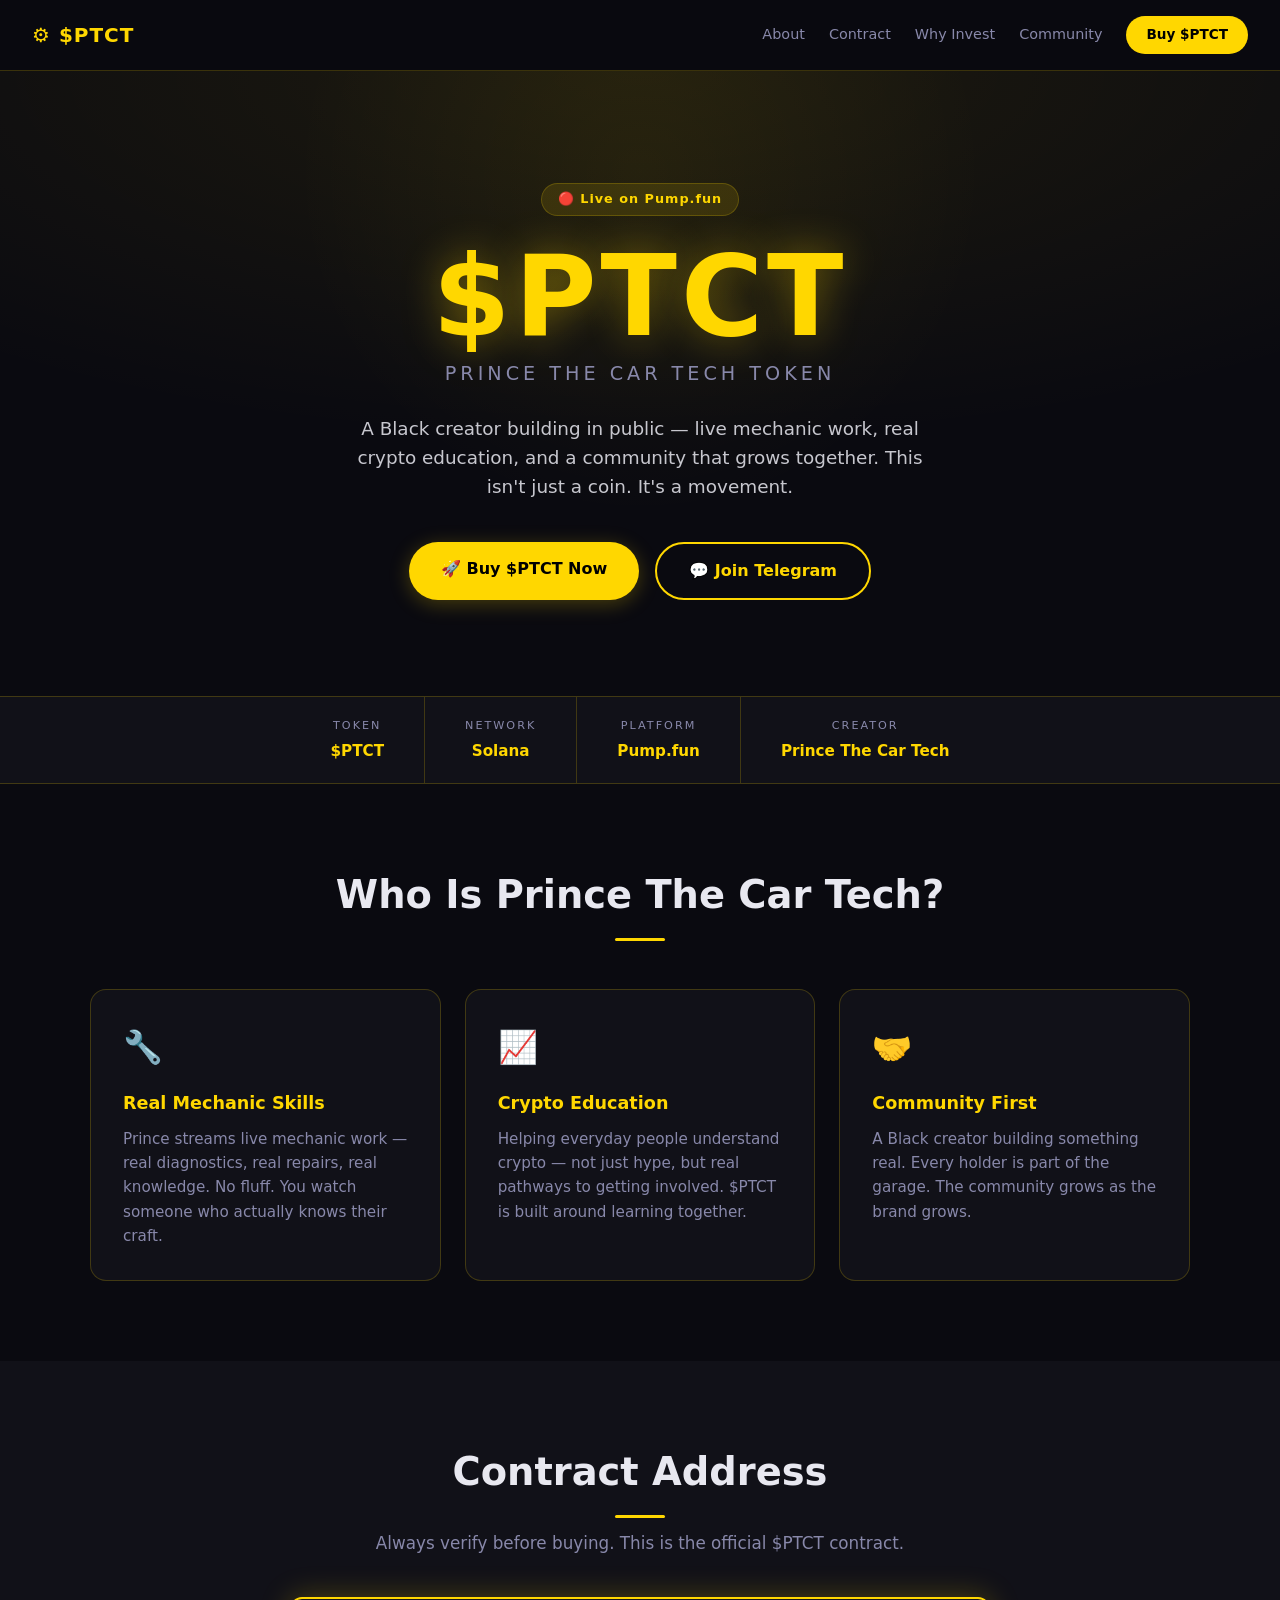
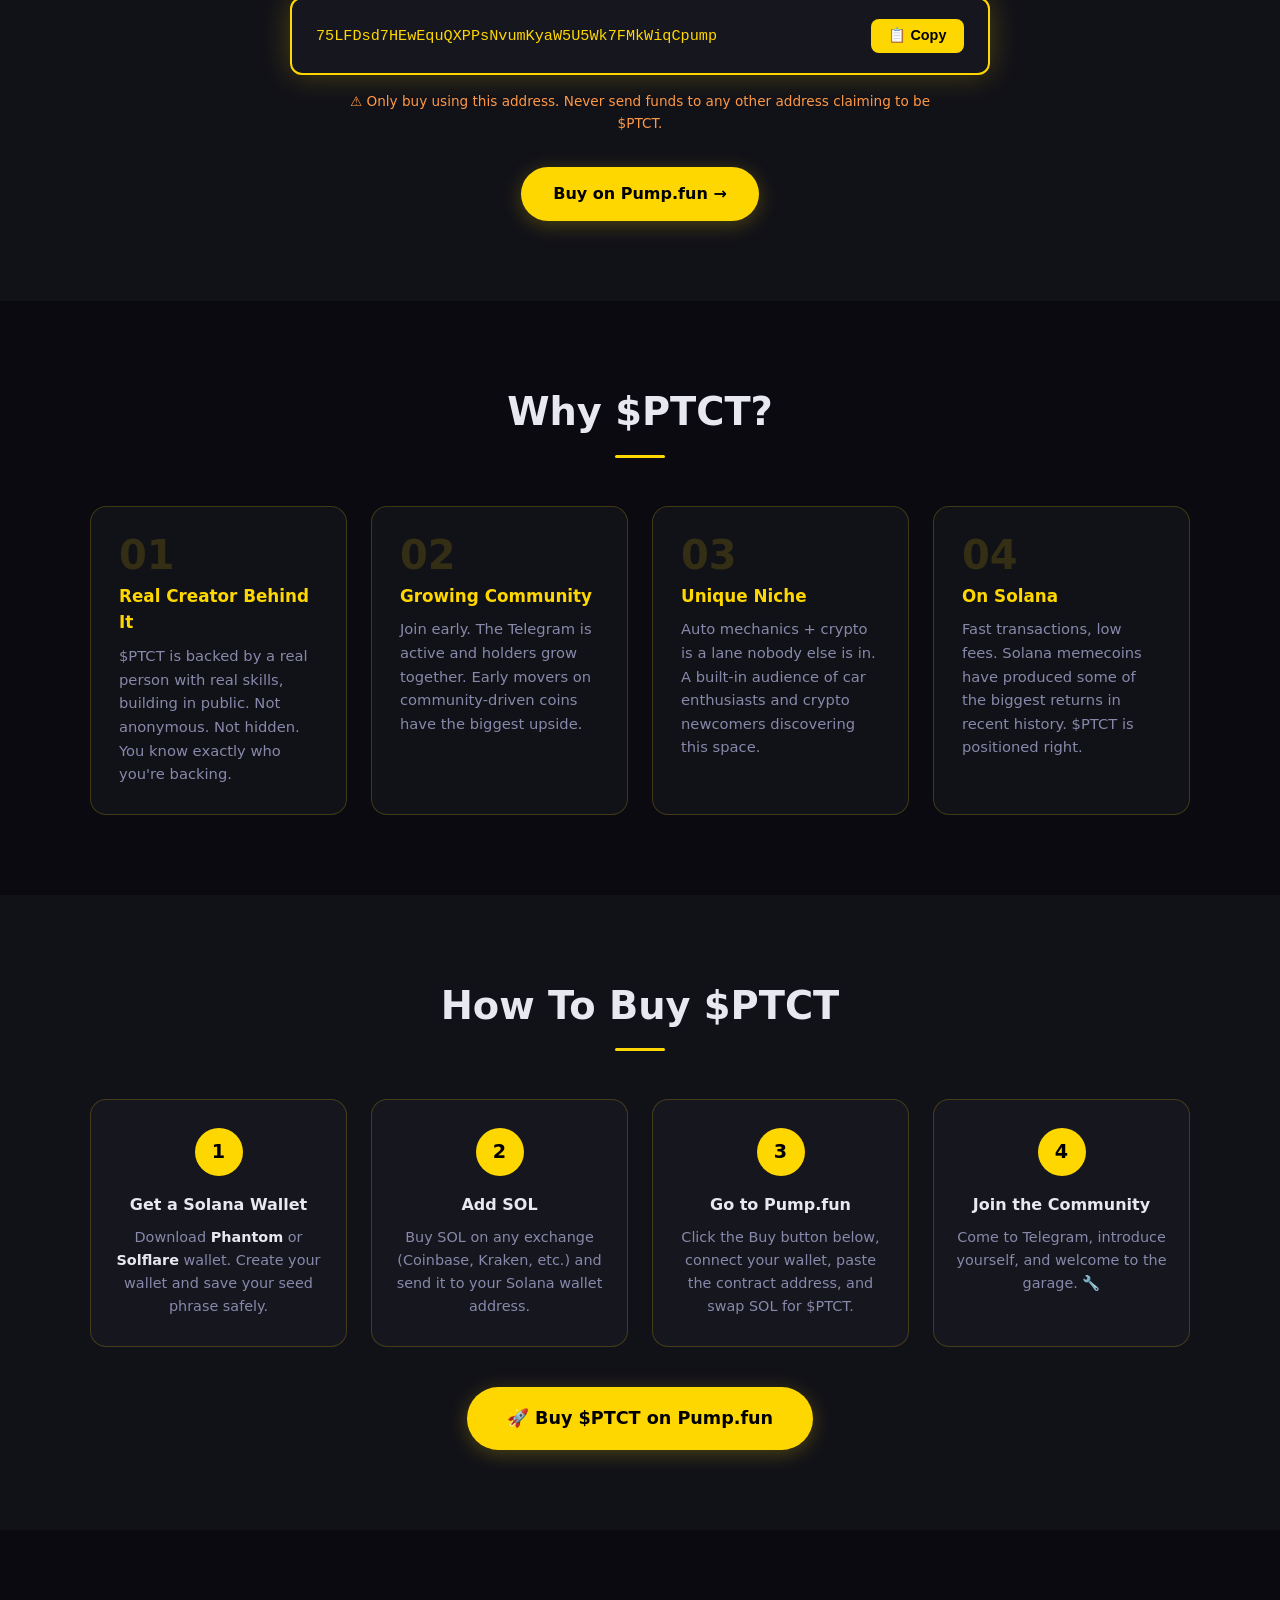
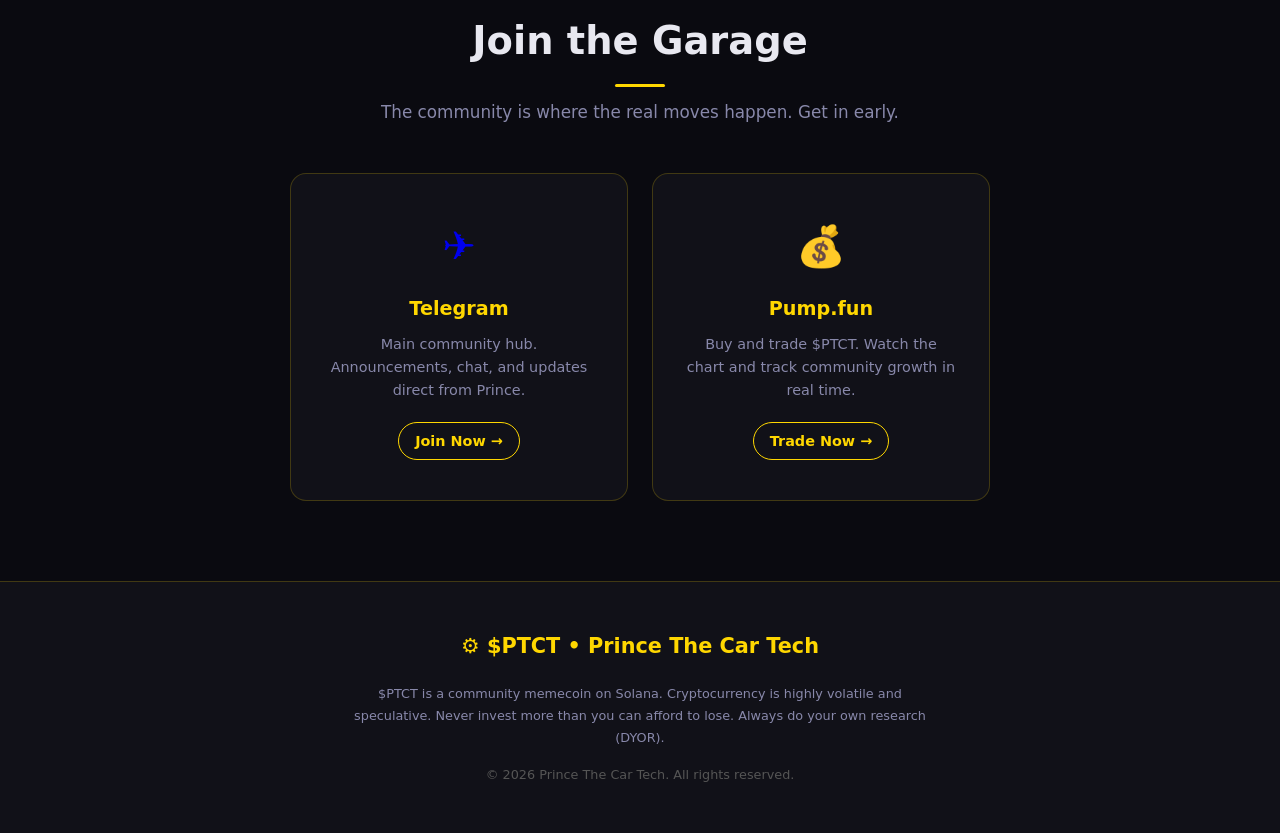
<file: index.html>
<!DOCTYPE html>
<html lang="en">
<head>
  <meta charset="UTF-8" />
  <meta name="viewport" content="width=device-width, initial-scale=1.0" />
  <title>$PTCT — Prince The Car Tech Coin</title>
  <link rel="stylesheet" href="styles.css" />
</head>
<body>

  <!-- NAV -->
  <nav class="topnav">
    <span class="nav-logo">⚙️ $PTCT</span>
    <div class="nav-links">
      <a href="#about">About</a>
      <a href="#contract">Contract</a>
      <a href="#why">Why Invest</a>
      <a href="#community">Community</a>
      <a href="https://join.pump.fun/HSag/afpqd4ym" target="_blank" class="nav-cta">Buy $PTCT</a>
    </div>
  </nav>

  <!-- HERO -->
  <section class="hero">
    <div class="hero-inner">
      <div class="badge">🔴 Live on Pump.fun</div>
      <h1>$PTCT</h1>
      <p class="hero-sub">Prince The Car Tech Token</p>
      <p class="hero-desc">
        A Black creator building in public — live mechanic work, real crypto education, and a community
        that grows together. This isn't just a coin. It's a movement.
      </p>
      <div class="hero-btns">
        <a href="https://join.pump.fun/HSag/afpqd4ym" target="_blank" class="btn btn-primary">🚀 Buy $PTCT Now</a>
        <a href="https://t.me/officialPrinceTheCarTech" target="_blank" class="btn btn-outline">💬 Join Telegram</a>
      </div>
    </div>
    <div class="hero-glow"></div>
  </section>

  <!-- STATS BAR -->
  <section class="stats-bar">
    <div class="stat">
      <span class="stat-label">Token</span>
      <span class="stat-val">$PTCT</span>
    </div>
    <div class="stat">
      <span class="stat-label">Network</span>
      <span class="stat-val">Solana</span>
    </div>
    <div class="stat">
      <span class="stat-label">Platform</span>
      <span class="stat-val">Pump.fun</span>
    </div>
    <div class="stat">
      <span class="stat-label">Creator</span>
      <span class="stat-val">Prince The Car Tech</span>
    </div>
  </section>

  <!-- ABOUT -->
  <section id="about" class="section">
    <div class="container">
      <h2 class="section-title">Who Is Prince The Car Tech?</h2>
      <div class="about-grid">
        <div class="about-card">
          <div class="about-icon">🔧</div>
          <h3>Real Mechanic Skills</h3>
          <p>Prince streams live mechanic work — real diagnostics, real repairs, real knowledge. No fluff. You watch someone who actually knows their craft.</p>
        </div>
        <div class="about-card">
          <div class="about-icon">📈</div>
          <h3>Crypto Education</h3>
          <p>Helping everyday people understand crypto — not just hype, but real pathways to getting involved. $PTCT is built around learning together.</p>
        </div>
        <div class="about-card">
          <div class="about-icon">🤝</div>
          <h3>Community First</h3>
          <p>A Black creator building something real. Every holder is part of the garage. The community grows as the brand grows.</p>
        </div>
      </div>
    </div>
  </section>

  <!-- CONTRACT -->
  <section id="contract" class="section section-dark">
    <div class="container">
      <h2 class="section-title">Contract Address</h2>
      <p class="section-sub">Always verify before buying. This is the official $PTCT contract.</p>
      <div class="ca-box">
        <span class="ca-text" id="caText">75LFDsd7HEwEquQXPPsNvumKyaW5U5Wk7FMkWiqCpump</span>
        <button class="copy-btn" onclick="copyCA()">📋 Copy</button>
      </div>
      <p class="ca-note">⚠️ Only buy using this address. Never send funds to any other address claiming to be $PTCT.</p>
      <div class="contract-links">
        <a href="https://join.pump.fun/HSag/afpqd4ym" target="_blank" class="btn btn-primary">Buy on Pump.fun →</a>
      </div>
    </div>
  </section>

  <!-- WHY INVEST -->
  <section id="why" class="section">
    <div class="container">
      <h2 class="section-title">Why $PTCT?</h2>
      <div class="why-grid">
        <div class="why-item">
          <span class="why-num">01</span>
          <h3>Real Creator Behind It</h3>
          <p>$PTCT is backed by a real person with real skills, building in public. Not anonymous. Not hidden. You know exactly who you're backing.</p>
        </div>
        <div class="why-item">
          <span class="why-num">02</span>
          <h3>Growing Community</h3>
          <p>Join early. The Telegram is active and holders grow together. Early movers on community-driven coins have the biggest upside.</p>
        </div>
        <div class="why-item">
          <span class="why-num">03</span>
          <h3>Unique Niche</h3>
          <p>Auto mechanics + crypto is a lane nobody else is in. A built-in audience of car enthusiasts and crypto newcomers discovering this space.</p>
        </div>
        <div class="why-item">
          <span class="why-num">04</span>
          <h3>On Solana</h3>
          <p>Fast transactions, low fees. Solana memecoins have produced some of the biggest returns in recent history. $PTCT is positioned right.</p>
        </div>
      </div>
    </div>
  </section>

  <!-- HOW TO BUY -->
  <section class="section section-dark">
    <div class="container">
      <h2 class="section-title">How To Buy $PTCT</h2>
      <div class="steps">
        <div class="step">
          <div class="step-num">1</div>
          <h3>Get a Solana Wallet</h3>
          <p>Download <strong>Phantom</strong> or <strong>Solflare</strong> wallet. Create your wallet and save your seed phrase safely.</p>
        </div>
        <div class="step">
          <div class="step-num">2</div>
          <h3>Add SOL</h3>
          <p>Buy SOL on any exchange (Coinbase, Kraken, etc.) and send it to your Solana wallet address.</p>
        </div>
        <div class="step">
          <div class="step-num">3</div>
          <h3>Go to Pump.fun</h3>
          <p>Click the Buy button below, connect your wallet, paste the contract address, and swap SOL for $PTCT.</p>
        </div>
        <div class="step">
          <div class="step-num">4</div>
          <h3>Join the Community</h3>
          <p>Come to Telegram, introduce yourself, and welcome to the garage. 🔧</p>
        </div>
      </div>
      <div style="text-align:center; margin-top:2.5rem;">
        <a href="https://join.pump.fun/HSag/afpqd4ym" target="_blank" class="btn btn-primary btn-lg">🚀 Buy $PTCT on Pump.fun</a>
      </div>
    </div>
  </section>

  <!-- COMMUNITY -->
  <section id="community" class="section">
    <div class="container">
      <h2 class="section-title">Join the Garage</h2>
      <p class="section-sub">The community is where the real moves happen. Get in early.</p>
      <div class="community-cards">
        <a href="https://t.me/officialPrinceTheCarTech" target="_blank" class="community-card">
          <span class="comm-icon">✈️</span>
          <h3>Telegram</h3>
          <p>Main community hub. Announcements, chat, and updates direct from Prince.</p>
          <span class="comm-link">Join Now →</span>
        </a>
        <a href="https://join.pump.fun/HSag/afpqd4ym" target="_blank" class="community-card">
          <span class="comm-icon">💰</span>
          <h3>Pump.fun</h3>
          <p>Buy and trade $PTCT. Watch the chart and track community growth in real time.</p>
          <span class="comm-link">Trade Now →</span>
        </a>
      </div>
    </div>
  </section>

  <!-- FOOTER -->
  <footer class="footer">
    <p class="footer-logo">⚙️ $PTCT • Prince The Car Tech</p>
    <p class="footer-disclaimer">
      $PTCT is a community memecoin on Solana. Cryptocurrency is highly volatile and speculative.
      Never invest more than you can afford to lose. Always do your own research (DYOR).
    </p>
    <p class="footer-copy">&copy; 2026 Prince The Car Tech. All rights reserved.</p>
  </footer>

  <script>
    function copyCA() {
      const ca = document.getElementById('caText').innerText;
      navigator.clipboard.writeText(ca).then(() => {
        const btn = document.querySelector('.copy-btn');
        btn.textContent = '✅ Copied!';
        setTimeout(() => btn.textContent = '📋 Copy', 2000);
      });
    }
  </script>

</body>
</html>
</file>
<file: styles.css>
*, *::before, *::after { margin: 0; padding: 0; box-sizing: border-box; }

:root {
  --gold: #ffd700;
  --gold-dim: #b8860b;
  --gold-glow: rgba(255, 215, 0, 0.25);
  --bg: #0a0a10;
  --bg2: #111118;
  --bg3: #16161f;
  --text: #e8e8f0;
  --muted: #8888aa;
  --border: rgba(255, 215, 0, 0.2);
}

html { scroll-behavior: smooth; }

body {
  font-family: 'Segoe UI', system-ui, -apple-system, sans-serif;
  background: var(--bg);
  color: var(--text);
  line-height: 1.6;
}

/* NAV */
.topnav {
  position: sticky;
  top: 0;
  z-index: 100;
  display: flex;
  align-items: center;
  justify-content: space-between;
  padding: 1rem 2rem;
  background: rgba(10, 10, 16, 0.92);
  backdrop-filter: blur(12px);
  border-bottom: 1px solid var(--border);
}
.nav-logo {
  font-size: 1.25rem;
  font-weight: 800;
  color: var(--gold);
  letter-spacing: 1px;
}
.nav-links {
  display: flex;
  align-items: center;
  gap: 1.5rem;
}
.nav-links a {
  color: var(--muted);
  text-decoration: none;
  font-size: 0.9rem;
  font-weight: 500;
  transition: color 0.2s;
}
.nav-links a:hover { color: var(--text); }
.nav-cta {
  background: var(--gold) !important;
  color: #000 !important;
  padding: 0.5rem 1.25rem;
  border-radius: 50px;
  font-weight: 700 !important;
  font-size: 0.85rem !important;
  transition: transform 0.15s, box-shadow 0.15s !important;
}
.nav-cta:hover {
  transform: translateY(-1px);
  box-shadow: 0 4px 16px var(--gold-glow) !important;
  color: #000 !important;
}

/* HERO */
.hero {
  position: relative;
  overflow: hidden;
  padding: 7rem 2rem 6rem;
  text-align: center;
  background: radial-gradient(ellipse 80% 60% at 50% 0%, rgba(255,215,0,0.08), transparent);
}
.hero-inner { position: relative; z-index: 1; max-width: 780px; margin: 0 auto; }
.hero-glow {
  position: absolute;
  top: -40%;
  left: 50%;
  transform: translateX(-50%);
  width: 700px;
  height: 700px;
  border-radius: 50%;
  background: radial-gradient(circle, rgba(255,215,0,0.06), transparent 70%);
  pointer-events: none;
}
.badge {
  display: inline-block;
  background: rgba(255,215,0,0.12);
  border: 1px solid var(--border);
  color: var(--gold);
  font-size: 0.8rem;
  font-weight: 700;
  letter-spacing: 1px;
  padding: 0.35rem 1rem;
  border-radius: 50px;
  margin-bottom: 1.5rem;
}
.hero h1 {
  font-size: clamp(4rem, 12vw, 7rem);
  font-weight: 900;
  color: var(--gold);
  letter-spacing: 4px;
  text-shadow: 0 0 40px rgba(255,215,0,0.4);
  line-height: 1;
  margin-bottom: 0.4rem;
}
.hero-sub {
  font-size: 1.2rem;
  color: var(--muted);
  letter-spacing: 4px;
  text-transform: uppercase;
  margin-bottom: 1.5rem;
}
.hero-desc {
  font-size: 1.15rem;
  color: var(--text);
  max-width: 580px;
  margin: 0 auto 2.5rem;
  opacity: 0.85;
}
.hero-btns {
  display: flex;
  gap: 1rem;
  justify-content: center;
  flex-wrap: wrap;
}

/* BUTTONS */
.btn {
  display: inline-block;
  text-decoration: none;
  padding: 0.9rem 2rem;
  border-radius: 50px;
  font-weight: 700;
  font-size: 1rem;
  transition: transform 0.15s, box-shadow 0.15s;
  cursor: pointer;
  border: none;
}
.btn-primary {
  background: var(--gold);
  color: #000;
  box-shadow: 0 4px 20px var(--gold-glow);
}
.btn-primary:hover {
  transform: translateY(-2px);
  box-shadow: 0 8px 30px rgba(255,215,0,0.45);
}
.btn-outline {
  background: transparent;
  color: var(--gold);
  border: 2px solid var(--gold);
}
.btn-outline:hover {
  background: rgba(255,215,0,0.1);
  transform: translateY(-2px);
}
.btn-lg { padding: 1.1rem 2.5rem; font-size: 1.1rem; }

/* STATS BAR */
.stats-bar {
  display: flex;
  justify-content: center;
  flex-wrap: wrap;
  gap: 0;
  background: var(--bg2);
  border-top: 1px solid var(--border);
  border-bottom: 1px solid var(--border);
}
.stat {
  display: flex;
  flex-direction: column;
  align-items: center;
  padding: 1.25rem 2.5rem;
  border-right: 1px solid var(--border);
}
.stat:last-child { border-right: none; }
.stat-label {
  font-size: 0.7rem;
  text-transform: uppercase;
  letter-spacing: 2px;
  color: var(--muted);
  margin-bottom: 0.25rem;
}
.stat-val {
  font-size: 0.95rem;
  font-weight: 700;
  color: var(--gold);
}

/* SECTIONS */
.section { padding: 5rem 2rem; }
.section-dark { background: var(--bg2); }
.container { max-width: 1100px; margin: 0 auto; }
.section-title {
  font-size: clamp(1.8rem, 4vw, 2.4rem);
  font-weight: 800;
  text-align: center;
  color: var(--text);
  margin-bottom: 0.75rem;
}
.section-title::after {
  content: '';
  display: block;
  width: 50px;
  height: 3px;
  background: var(--gold);
  margin: 0.75rem auto 0;
  border-radius: 2px;
}
.section-sub {
  text-align: center;
  color: var(--muted);
  margin-bottom: 2.5rem;
  font-size: 1.05rem;
}

/* ABOUT GRID */
.about-grid {
  display: grid;
  grid-template-columns: repeat(auto-fit, minmax(280px, 1fr));
  gap: 1.5rem;
  margin-top: 3rem;
}
.about-card {
  background: var(--bg2);
  border: 1px solid var(--border);
  border-radius: 16px;
  padding: 2rem;
  transition: border-color 0.2s, transform 0.2s;
}
.about-card:hover {
  border-color: var(--gold);
  transform: translateY(-4px);
}
.about-icon { font-size: 2rem; margin-bottom: 1rem; }
.about-card h3 { color: var(--gold); margin-bottom: 0.6rem; font-size: 1.1rem; }
.about-card p { color: var(--muted); font-size: 0.95rem; }

/* CONTRACT */
.ca-box {
  display: flex;
  align-items: center;
  gap: 1rem;
  background: var(--bg3);
  border: 2px solid var(--gold);
  border-radius: 12px;
  padding: 1.25rem 1.5rem;
  max-width: 700px;
  margin: 2rem auto 1rem;
  flex-wrap: wrap;
  box-shadow: 0 0 30px var(--gold-glow);
}
.ca-text {
  flex: 1;
  font-family: 'Courier New', monospace;
  font-size: 0.95rem;
  word-break: break-all;
  color: var(--gold);
}
.copy-btn {
  background: var(--gold);
  color: #000;
  border: none;
  padding: 0.55rem 1.1rem;
  border-radius: 8px;
  font-weight: 700;
  cursor: pointer;
  font-size: 0.9rem;
  white-space: nowrap;
  transition: transform 0.1s;
  flex-shrink: 0;
}
.copy-btn:hover { transform: scale(1.05); }
.ca-note {
  text-align: center;
  color: #ff9944;
  font-size: 0.85rem;
  max-width: 600px;
  margin: 0 auto 2rem;
}
.contract-links { text-align: center; }

/* WHY GRID */
.why-grid {
  display: grid;
  grid-template-columns: repeat(auto-fit, minmax(240px, 1fr));
  gap: 1.5rem;
  margin-top: 3rem;
}
.why-item {
  background: var(--bg2);
  border: 1px solid var(--border);
  border-radius: 16px;
  padding: 1.75rem;
  transition: border-color 0.2s, transform 0.2s;
}
.why-item:hover {
  border-color: var(--gold);
  transform: translateY(-4px);
}
.why-num {
  display: block;
  font-size: 2.5rem;
  font-weight: 900;
  color: rgba(255,215,0,0.15);
  line-height: 1;
  margin-bottom: 0.5rem;
}
.why-item h3 { color: var(--gold); margin-bottom: 0.5rem; font-size: 1.05rem; }
.why-item p { color: var(--muted); font-size: 0.92rem; }

/* STEPS */
.steps {
  display: grid;
  grid-template-columns: repeat(auto-fit, minmax(220px, 1fr));
  gap: 1.5rem;
  margin-top: 3rem;
}
.step {
  text-align: center;
  padding: 1.75rem 1.25rem;
  background: var(--bg3);
  border-radius: 16px;
  border: 1px solid var(--border);
}
.step-num {
  display: inline-flex;
  align-items: center;
  justify-content: center;
  width: 48px;
  height: 48px;
  background: var(--gold);
  color: #000;
  font-weight: 900;
  font-size: 1.2rem;
  border-radius: 50%;
  margin-bottom: 1rem;
}
.step h3 { color: var(--text); margin-bottom: 0.5rem; font-size: 1rem; }
.step p { color: var(--muted); font-size: 0.9rem; }
.step strong { color: var(--text); }

/* COMMUNITY */
.community-cards {
  display: grid;
  grid-template-columns: repeat(auto-fit, minmax(280px, 1fr));
  gap: 1.5rem;
  margin-top: 3rem;
  max-width: 700px;
  margin-left: auto;
  margin-right: auto;
}
.community-card {
  display: block;
  background: var(--bg2);
  border: 1px solid var(--border);
  border-radius: 16px;
  padding: 2.5rem 2rem;
  text-decoration: none;
  text-align: center;
  transition: border-color 0.2s, transform 0.2s, box-shadow 0.2s;
}
.community-card:hover {
  border-color: var(--gold);
  transform: translateY(-5px);
  box-shadow: 0 10px 40px var(--gold-glow);
}
.comm-icon { font-size: 2.5rem; display: block; margin-bottom: 1rem; }
.community-card h3 { color: var(--gold); font-size: 1.2rem; margin-bottom: 0.5rem; }
.community-card p { color: var(--muted); font-size: 0.9rem; margin-bottom: 1.25rem; }
.comm-link {
  display: inline-block;
  color: var(--gold);
  font-weight: 700;
  font-size: 0.9rem;
  border: 1px solid var(--gold);
  padding: 0.4rem 1rem;
  border-radius: 50px;
}

/* FOOTER */
.footer {
  background: var(--bg2);
  border-top: 1px solid var(--border);
  padding: 3rem 2rem;
  text-align: center;
}
.footer-logo {
  font-size: 1.3rem;
  font-weight: 800;
  color: var(--gold);
  margin-bottom: 1.25rem;
}
.footer-disclaimer {
  color: var(--muted);
  font-size: 0.8rem;
  max-width: 600px;
  margin: 0 auto 1rem;
  line-height: 1.7;
}
.footer-copy { color: #555; font-size: 0.8rem; }

/* RESPONSIVE */
@media (max-width: 768px) {
  .topnav { padding: 1rem; flex-direction: column; gap: 0.75rem; }
  .nav-links { gap: 0.75rem; flex-wrap: wrap; justify-content: center; }
  .hero { padding: 4rem 1.25rem 3.5rem; }
  .stats-bar { flex-direction: column; }
  .stat { border-right: none; border-bottom: 1px solid var(--border); padding: 1rem 2rem; }
  .stat:last-child { border-bottom: none; }
  .section { padding: 3.5rem 1.25rem; }
  .ca-box { flex-direction: column; align-items: stretch; }
  .copy-btn { width: 100%; text-align: center; }
}
</file>
